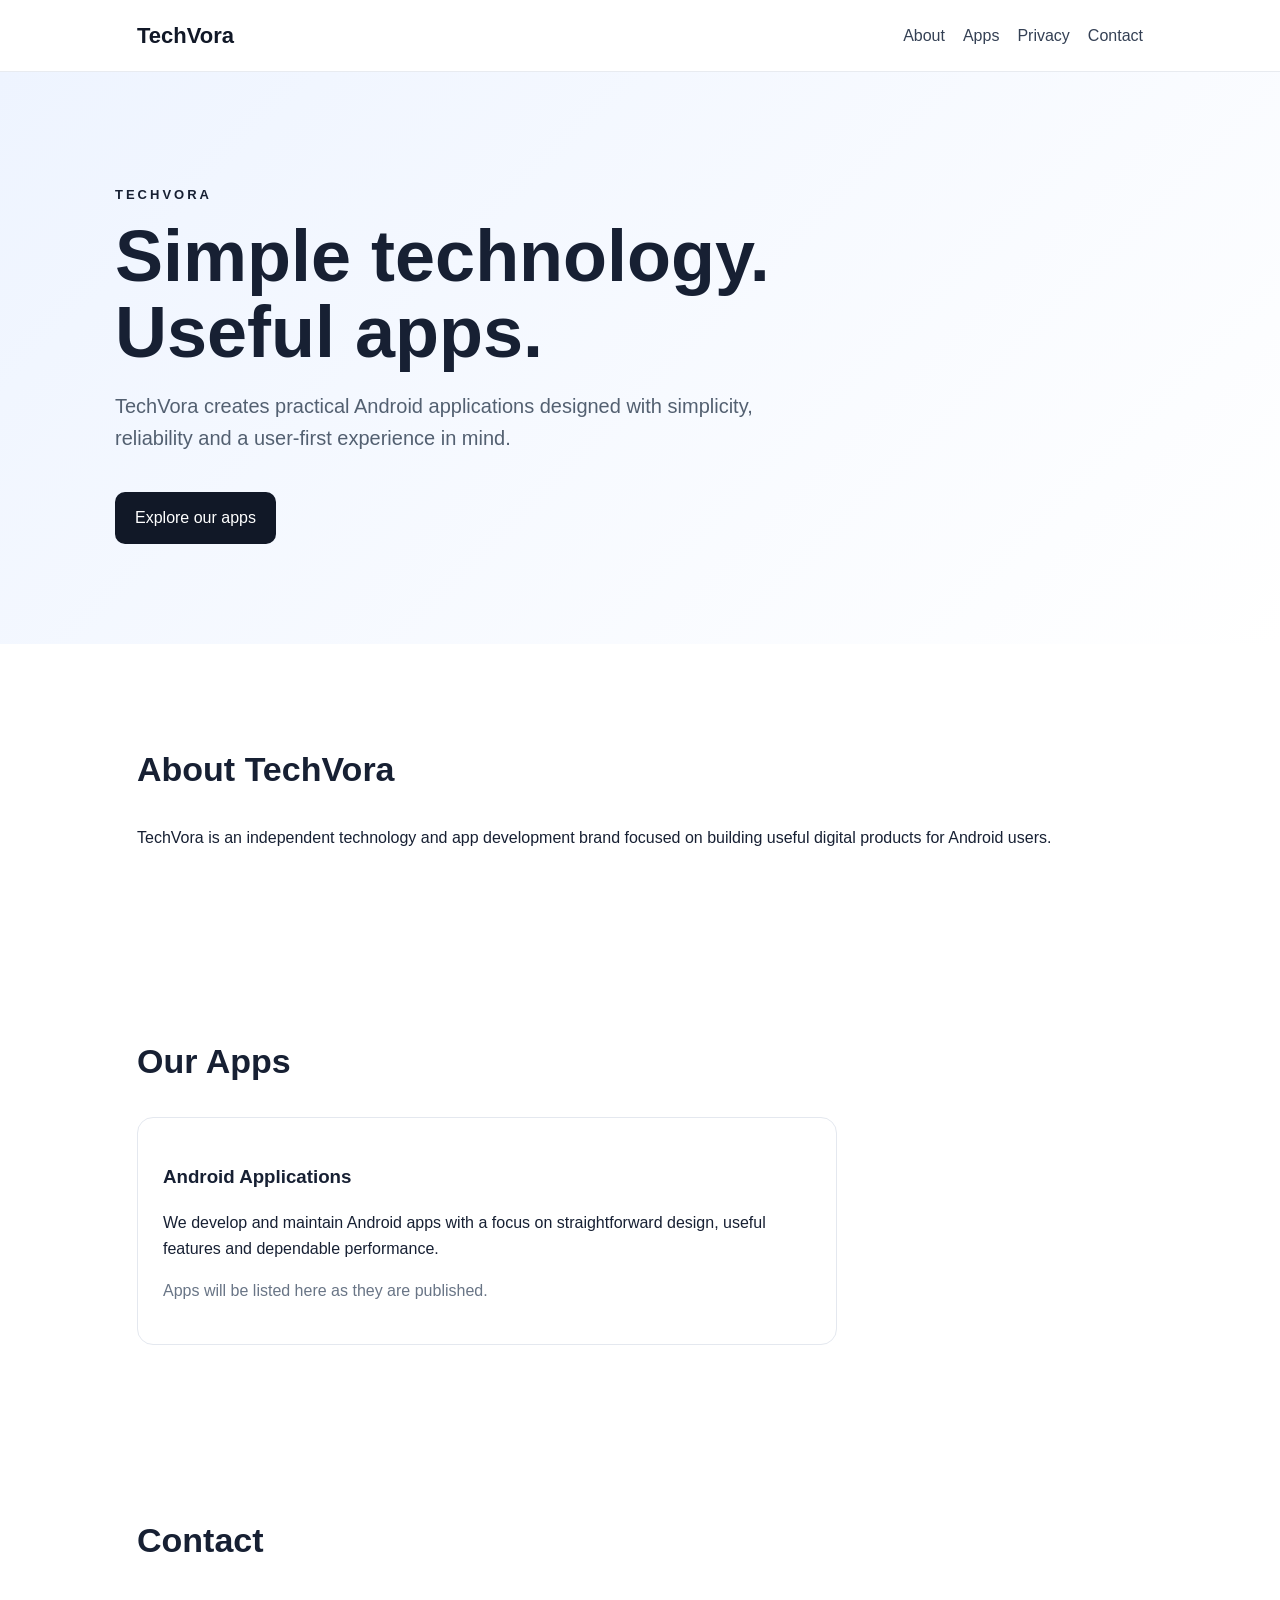
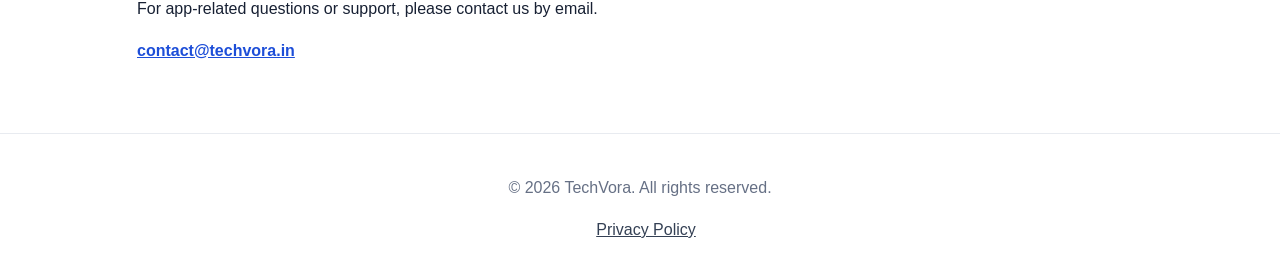
<file: index.html>
<!doctype html><html lang="en"><head><meta charset="utf-8"><meta name="viewport" content="width=device-width,initial-scale=1"><title>TechVora — Apps & Technology</title><meta name="description" content="TechVora builds useful, simple and reliable Android applications."><link rel="stylesheet" href="style.css"></head><body><header><nav class="nav"><a class="brand" href="index.html">TechVora</a><div><a href="#about">About</a><a href="#apps">Apps</a><a href="privacy.html">Privacy</a><a href="#contact">Contact</a></div></nav></header><main><section class="hero"><div><p class="eyebrow">TECHVORA</p><h1>Simple technology. Useful apps.</h1><p class="lead">TechVora creates practical Android applications designed with simplicity, reliability and a user-first experience in mind.</p><a class="button" href="#apps">Explore our apps</a></div></section><section id="about" class="section"><h2>About TechVora</h2><p>TechVora is an independent technology and app development brand focused on building useful digital products for Android users.</p></section><section id="apps" class="section"><h2>Our Apps</h2><div class="card"><h3>Android Applications</h3><p>We develop and maintain Android apps with a focus on straightforward design, useful features and dependable performance.</p><p class="muted">Apps will be listed here as they are published.</p></div></section><section id="contact" class="section"><h2>Contact</h2><p>For app-related questions or support, please contact us by email.</p><a class="email" href="mailto:contact@techvora.in">contact@techvora.in</a></section></main><footer><p>© 2026 TechVora. All rights reserved.</p><a href="privacy.html">Privacy Policy</a></footer></body></html>
</file>
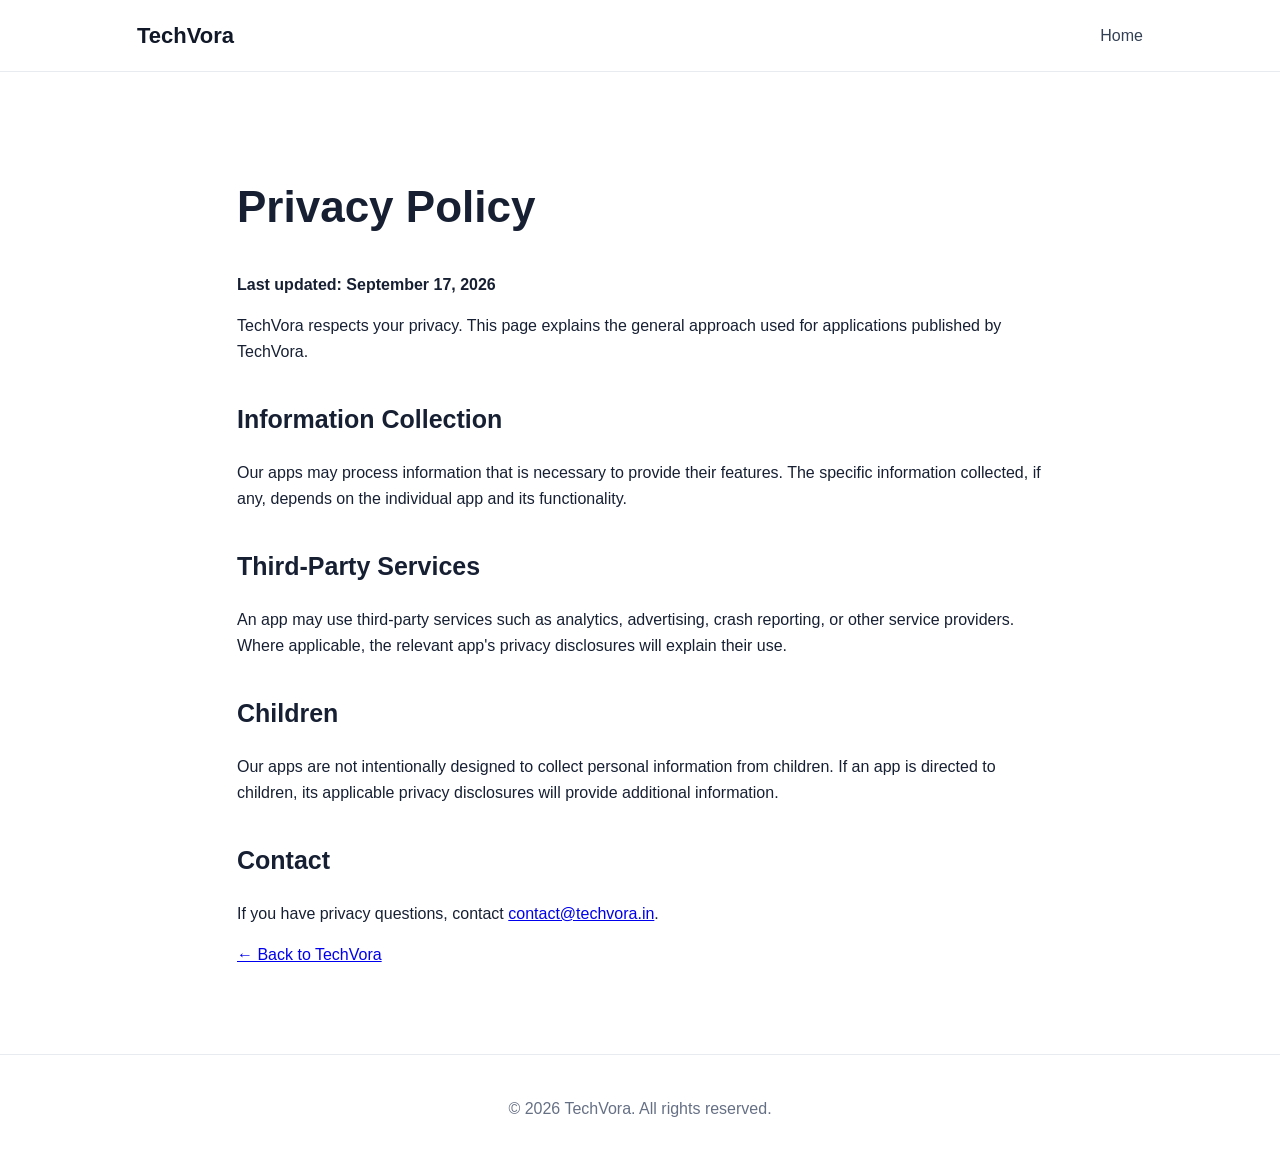
<file: privacy.html>
<!doctype html><html lang="en"><head><meta charset="utf-8"><meta name="viewport" content="width=device-width,initial-scale=1"><title>Privacy Policy — TechVora</title><link rel="stylesheet" href="style.css"></head><body><header><nav class="nav"><a class="brand" href="index.html">TechVora</a><a href="index.html">Home</a></nav></header><main class="section policy"><h1>Privacy Policy</h1><p><strong>Last updated: September 17, 2026</strong></p><p>TechVora respects your privacy. This page explains the general approach used for applications published by TechVora.</p><h2>Information Collection</h2><p>Our apps may process information that is necessary to provide their features. The specific information collected, if any, depends on the individual app and its functionality.</p><h2>Third-Party Services</h2><p>An app may use third-party services such as analytics, advertising, crash reporting, or other service providers. Where applicable, the relevant app's privacy disclosures will explain their use.</p><h2>Children</h2><p>Our apps are not intentionally designed to collect personal information from children. If an app is directed to children, its applicable privacy disclosures will provide additional information.</p><h2>Contact</h2><p>If you have privacy questions, contact <a href="mailto:contact@techvora.in">contact@techvora.in</a>.</p><p><a href="index.html">← Back to TechVora</a></p></main><footer><p>© 2026 TechVora. All rights reserved.</p></footer></body></html>
</file>
<file: style.css>
*{box-sizing:border-box}body{margin:0;font-family:Arial,Helvetica,sans-serif;color:#172033;background:#fff;line-height:1.6}header{border-bottom:1px solid #e8ebf0;background:#fff}.nav{max-width:1050px;margin:auto;padding:18px 22px;display:flex;justify-content:space-between;align-items:center;gap:20px}.nav a{color:#344054;text-decoration:none;margin-left:18px}.nav .brand{font-size:22px;font-weight:800;color:#111827;margin-left:0}.hero{background:linear-gradient(135deg,#eef4ff,#fff);padding:100px 22px}.hero>div,.section{max-width:1050px;margin:auto}.eyebrow{font-weight:700;letter-spacing:3px;font-size:13px}.hero h1{font-size:clamp(40px,7vw,72px);line-height:1.05;max-width:760px;margin:10px 0 20px}.lead{font-size:20px;max-width:700px;color:#536071}.button{display:inline-block;margin-top:18px;padding:13px 20px;border-radius:10px;background:#111827;color:#fff;text-decoration:none}.section{padding:70px 22px}.section h2{font-size:34px}.card{padding:25px;border:1px solid #e4e8ef;border-radius:16px;max-width:700px}.muted{color:#697586}.email{font-weight:700;color:#1d4ed8}.policy{max-width:850px}.policy h1{font-size:44px}.policy h2{font-size:25px;margin-top:35px}footer{border-top:1px solid #e8ebf0;padding:25px 22px;text-align:center;color:#667085}footer a{color:#344054;margin-left:12px}@media(max-width:650px){.nav{align-items:flex-start;flex-direction:column}.nav a{margin-left:0;margin-right:14px}.hero{padding:70px 22px}.nav>div{display:flex;flex-wrap:wrap;gap:12px}.nav>div a{margin:0}}
</file>
